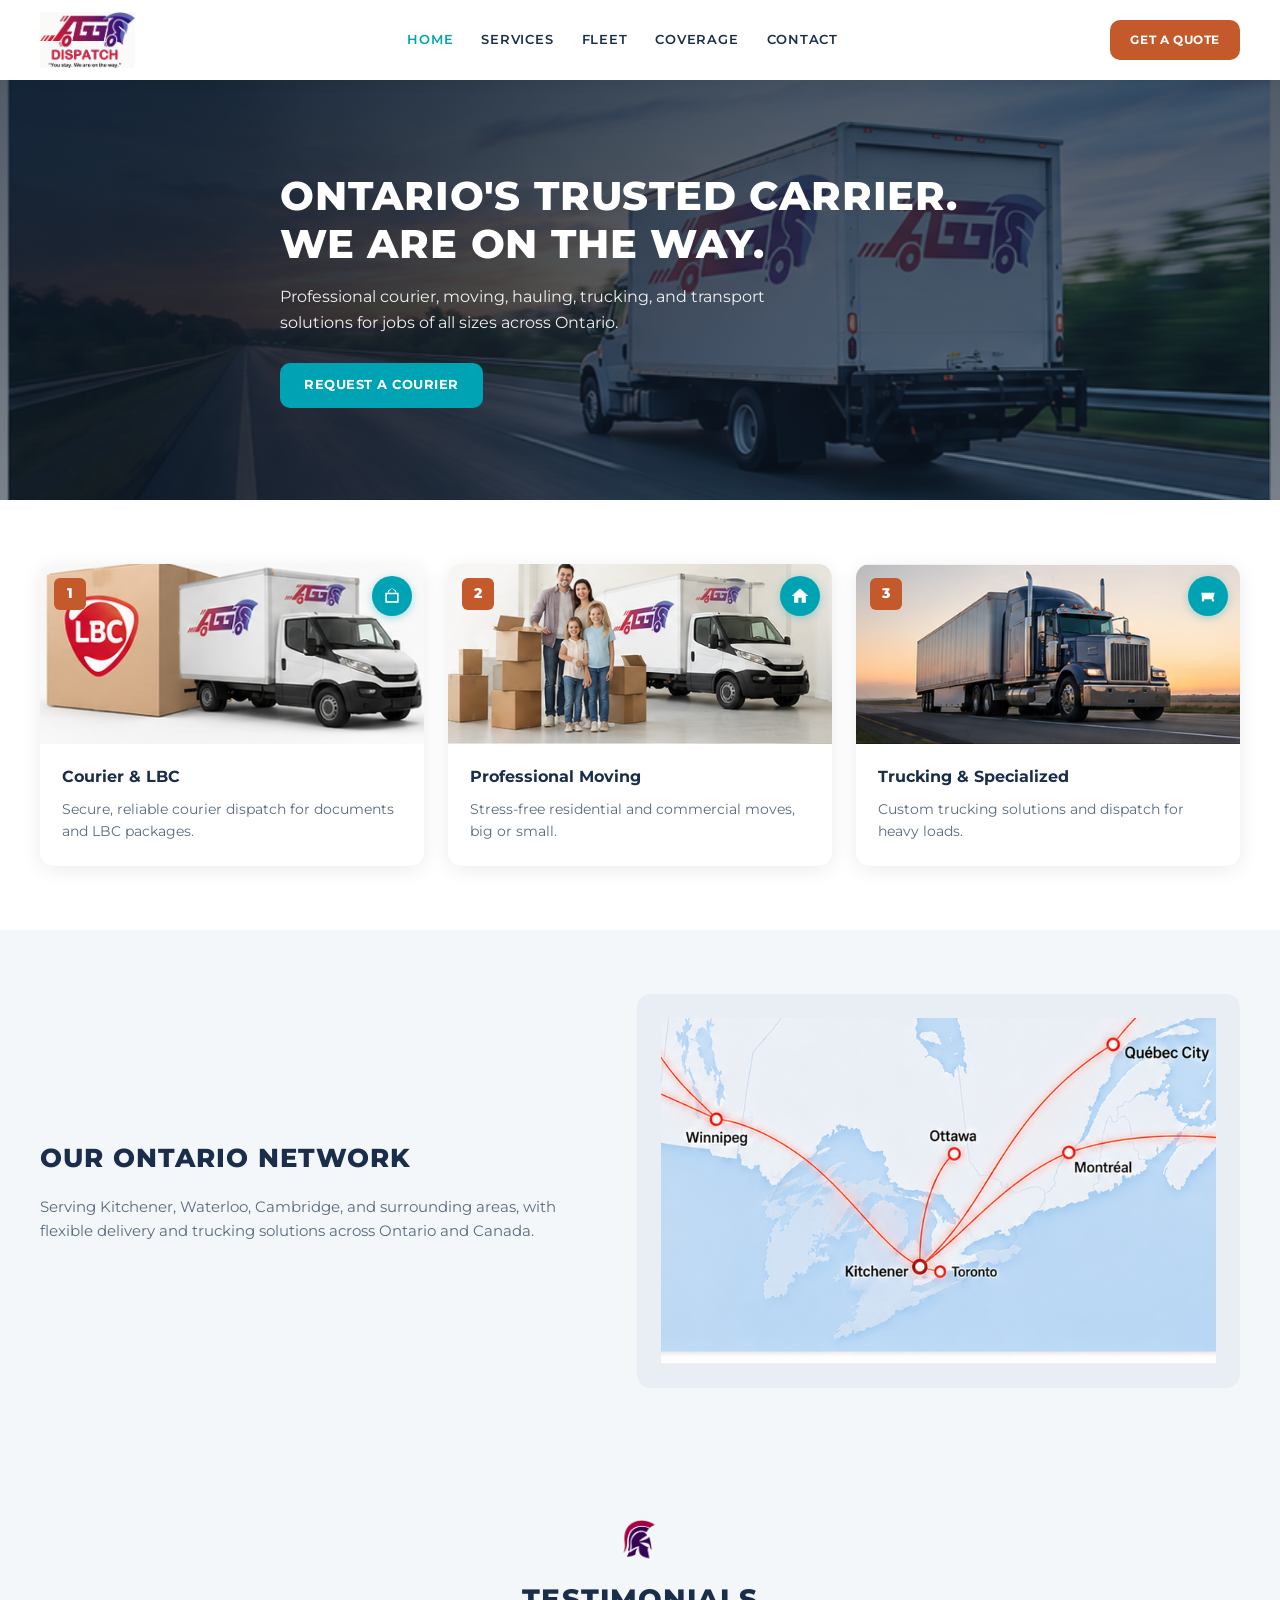
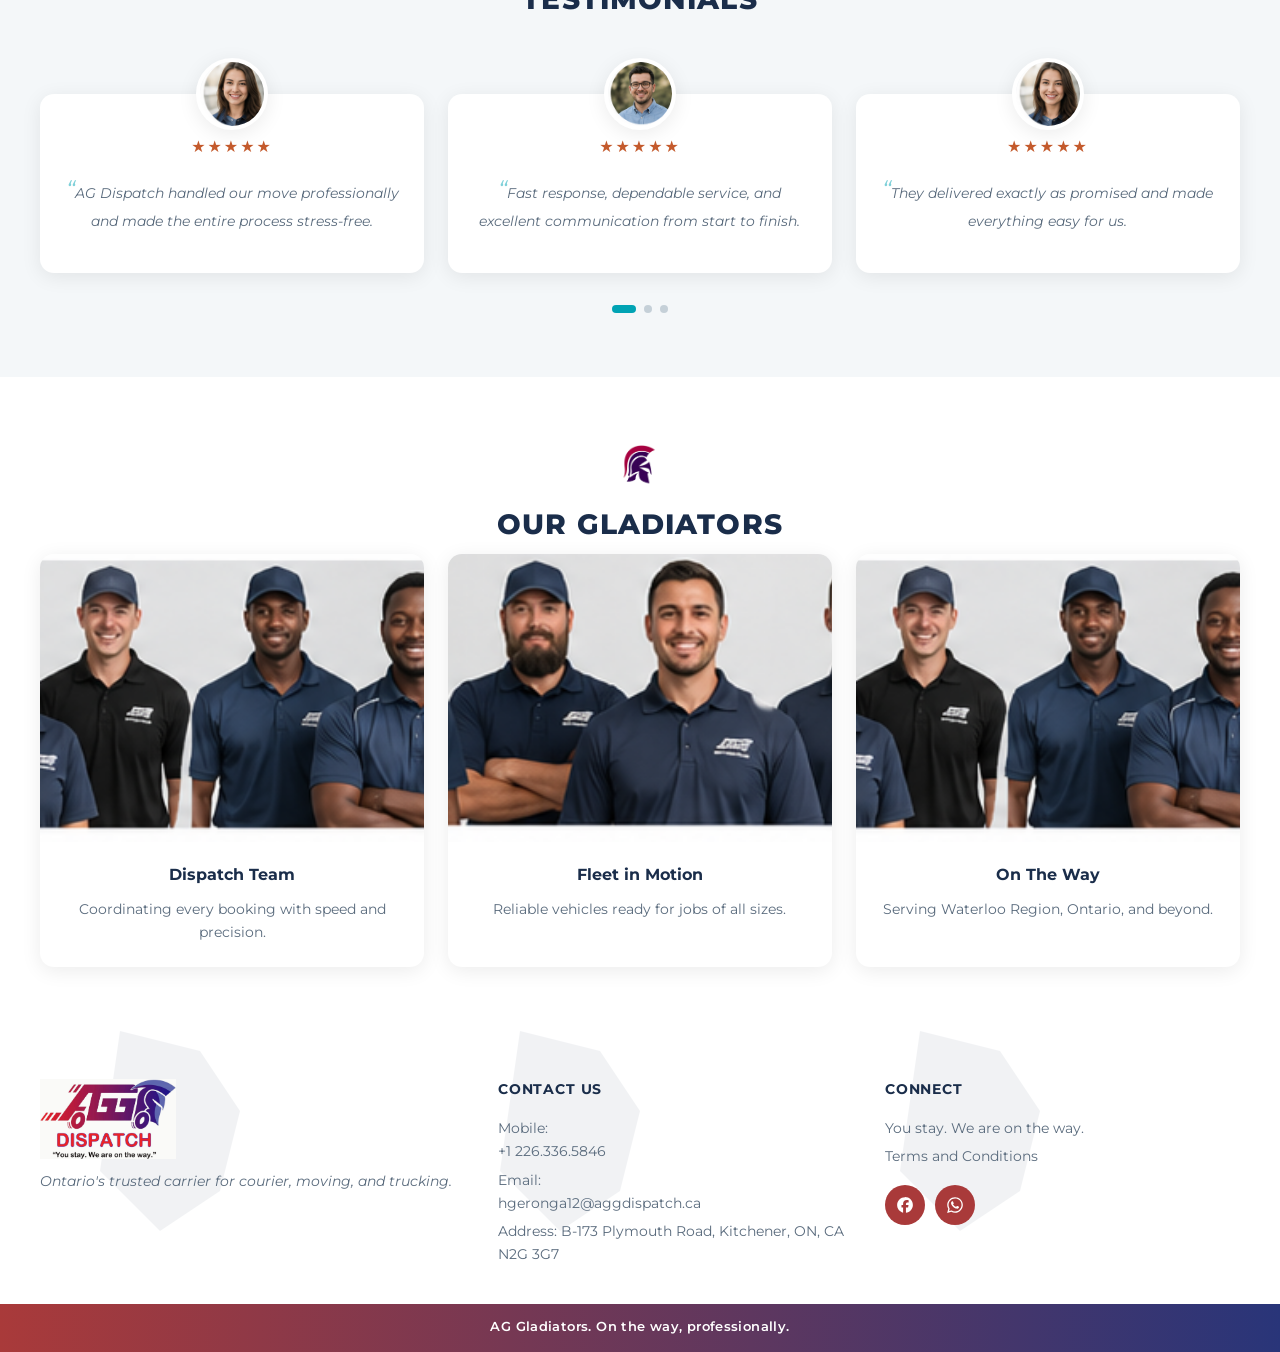
<file: index.html>
<!DOCTYPE html>
<html lang="en">
<head>
  <meta charset="UTF-8">
  <meta name="viewport" content="width=device-width, initial-scale=1.0">
  <meta name="description" content="AG Dispatch — Ontario's trusted carrier for courier, moving, LBC, and trucking services.">
  <title>AG Dispatch | Ontario's Trusted Carrier</title>
  <link rel="preconnect" href="https://fonts.googleapis.com">
  <link rel="preconnect" href="https://fonts.gstatic.com" crossorigin>
  <link href="https://fonts.googleapis.com/css2?family=Montserrat:wght@500;600;700;800&display=swap" rel="stylesheet">
  <link rel="stylesheet" href="css/styles.css">
</head>
<body data-page="home">
  <div id="site-header"></div>

  <main>
    <section class="hero">
      <div class="container hero-content">
        <h1>Ontario's Trusted Carrier.<br>We Are On The Way.</h1>
        <p>Professional courier, moving, hauling, trucking, and transport solutions for jobs of all sizes across Ontario.</p>
        <div class="hero-actions">
          <a href="https://forms.gle/B1yMb7YqDBog1eb78" class="btn btn-teal" data-quote="true" target="_blank" rel="noopener">Request a Courier</a>
          <!-- a href="https://forms.gle/B1yMb7YqDBog1eb78" class="btn btn-teal" data-quote="true" target="_blank" rel="noopener">Get a Quote</a -->
        </div>
      </div>
    </section>

    <section class="section">
      <div class="container">
        <div class="flex-grid">
          <article class="service-card">
            <span class="card-badge">1</span>
            <span class="card-icon-circle" aria-hidden="true">
              <svg viewBox="0 0 24 24"><path d="M20 8h-3V6l-5-4-5 4v2H4v12h16V8zm-8-5.5L16 7v1H8V7l4-4.5zM6 18V10h12v8H6z"/></svg>
            </span>
            <div class="card-image">
              <img src="assets/courier_lbc.png" alt="Courier and LBC delivery">
            </div>
            <div class="card-body">
              <h3>Courier &amp; LBC</h3>
              <p>Secure, reliable courier dispatch for documents and LBC packages.</p>
            </div>
          </article>

          <article class="service-card">
            <span class="card-badge">2</span>
            <span class="card-icon-circle" aria-hidden="true">
              <svg viewBox="0 0 24 24"><path d="M10 20v-6h4v6h5v-8h3L12 3 2 12h3v8h5z"/></svg>
            </span>
            <div class="card-image">
              <img src="assets/moving_family.png" alt="Professional moving">
            </div>
            <div class="card-body">
              <h3>Professional Moving</h3>
              <p>Stress-free residential and commercial moves, big or small.</p>
            </div>
          </article>

          <article class="service-card">
            <span class="card-badge">3</span>
            <span class="card-icon-circle" aria-hidden="true">
              <svg viewBox="0 0 24 24"><path d="M18 18.5a1.5 1.5 0 100-3 1.5 1.5 0 000 3zM6 18.5a1.5 1.5 0 100-3 1.5 1.5 0 000 3zM20 8h-3V6H7v2H4l1 8h13l2-8zM7 6h10v2H7V6z"/></svg>
            </span>
            <div class="card-image">
              <img src="assets/specialized_truck.png" alt="Trucking and specialized transport">
            </div>
            <div class="card-body">
              <h3>Trucking &amp; Specialized</h3>
              <p>Custom trucking solutions and dispatch for heavy loads.</p>
            </div>
          </article>
        </div>
      </div>
    </section>

    <section class="section section-alt">
      <div class="container network-split">
        <div class="network-copy">
          <h2>Our Ontario Network</h2>
          <p>Serving Kitchener, Waterloo, Cambridge, and surrounding areas, with flexible delivery and trucking solutions across Ontario and Canada.</p>
        </div>
        <div class="map-visual">
          <img src="assets/ontario_map.png" alt="Ontario service network map showing Kitchener, Toronto, Ottawa, and Sudbury">
        </div>
      </div>
    </section>

    <section class="section section-alt" id="testimonials">
      <div class="container">
        <div class="section-icon" aria-hidden="true">
          <img src="assets/gladiator_head.png" alt="" class="gladiator-icon">
        </div>
        <h2 class="section-title">Testimonials</h2>
        <div class="flex-grid flex-grid--testimonials">
          <article class="testimonial-card">
            <img class="testimonial-avatar" src="assets/testimonial_1.png" alt="">
            <div class="testimonial-stars" aria-label="5 stars">★★★★★</div>
            <p class="testimonial-quote">AG Dispatch handled our move professionally and made the entire process stress-free.</p>
          </article>
          <article class="testimonial-card">
            <img class="testimonial-avatar" src="assets/testimonial_2.png" alt="">
            <div class="testimonial-stars" aria-label="5 stars">★★★★★</div>
            <p class="testimonial-quote">Fast response, dependable service, and excellent communication from start to finish.</p>
          </article>
          <article class="testimonial-card">
            <img class="testimonial-avatar" src="assets/testimonial_1.png" alt="">
            <div class="testimonial-stars" aria-label="5 stars">★★★★★</div>
            <p class="testimonial-quote">They delivered exactly as promised and made everything easy for us.</p>
          </article>
        </div>
        <div class="carousel-dots" aria-hidden="true">
          <span class="active"></span><span></span><span></span>
        </div>
      </div>
    </section>

    <section class="section">
      <div class="container">
        <div class="section-icon" aria-hidden="true">
          <img src="assets/gladiator_head.png" alt="" class="gladiator-icon">
        </div>
        <h2 class="section-title">Our Gladiators</h2>
        <div class="flex-grid">
          <article class="gladiator-info-card">
            <div class="gladiator-card-image">
              <img src="assets/team_group_1.png" alt="AG Dispatch dispatch team">
            </div>
            <div class="gladiator-card-body">
              <h3>Dispatch Team</h3>
              <p>Coordinating every booking with speed and precision.</p>
            </div>
          </article>
          <article class="gladiator-info-card">
            <div class="gladiator-card-image">
              <img src="assets/team_group_2.png" alt="AG Dispatch fleet in motion">
            </div>
            <div class="gladiator-card-body">
              <h3>Fleet in Motion</h3>
              <p>Reliable vehicles ready for jobs of all sizes.</p>
            </div>
          </article>
          <article class="gladiator-info-card">
            <div class="gladiator-card-image">
              <img src="assets/team_group_1.png" alt="AG Dispatch team on the way">
            </div>
            <div class="gladiator-card-body">
              <h3>On The Way</h3>
              <p>Serving Waterloo Region, Ontario, and beyond.</p>
            </div>
          </article>
        </div>
      </div>
    </section>
  </main>

  <div id="site-footer"></div>
  <script src="js/main.js"></script>
</body>
</html>
</file>
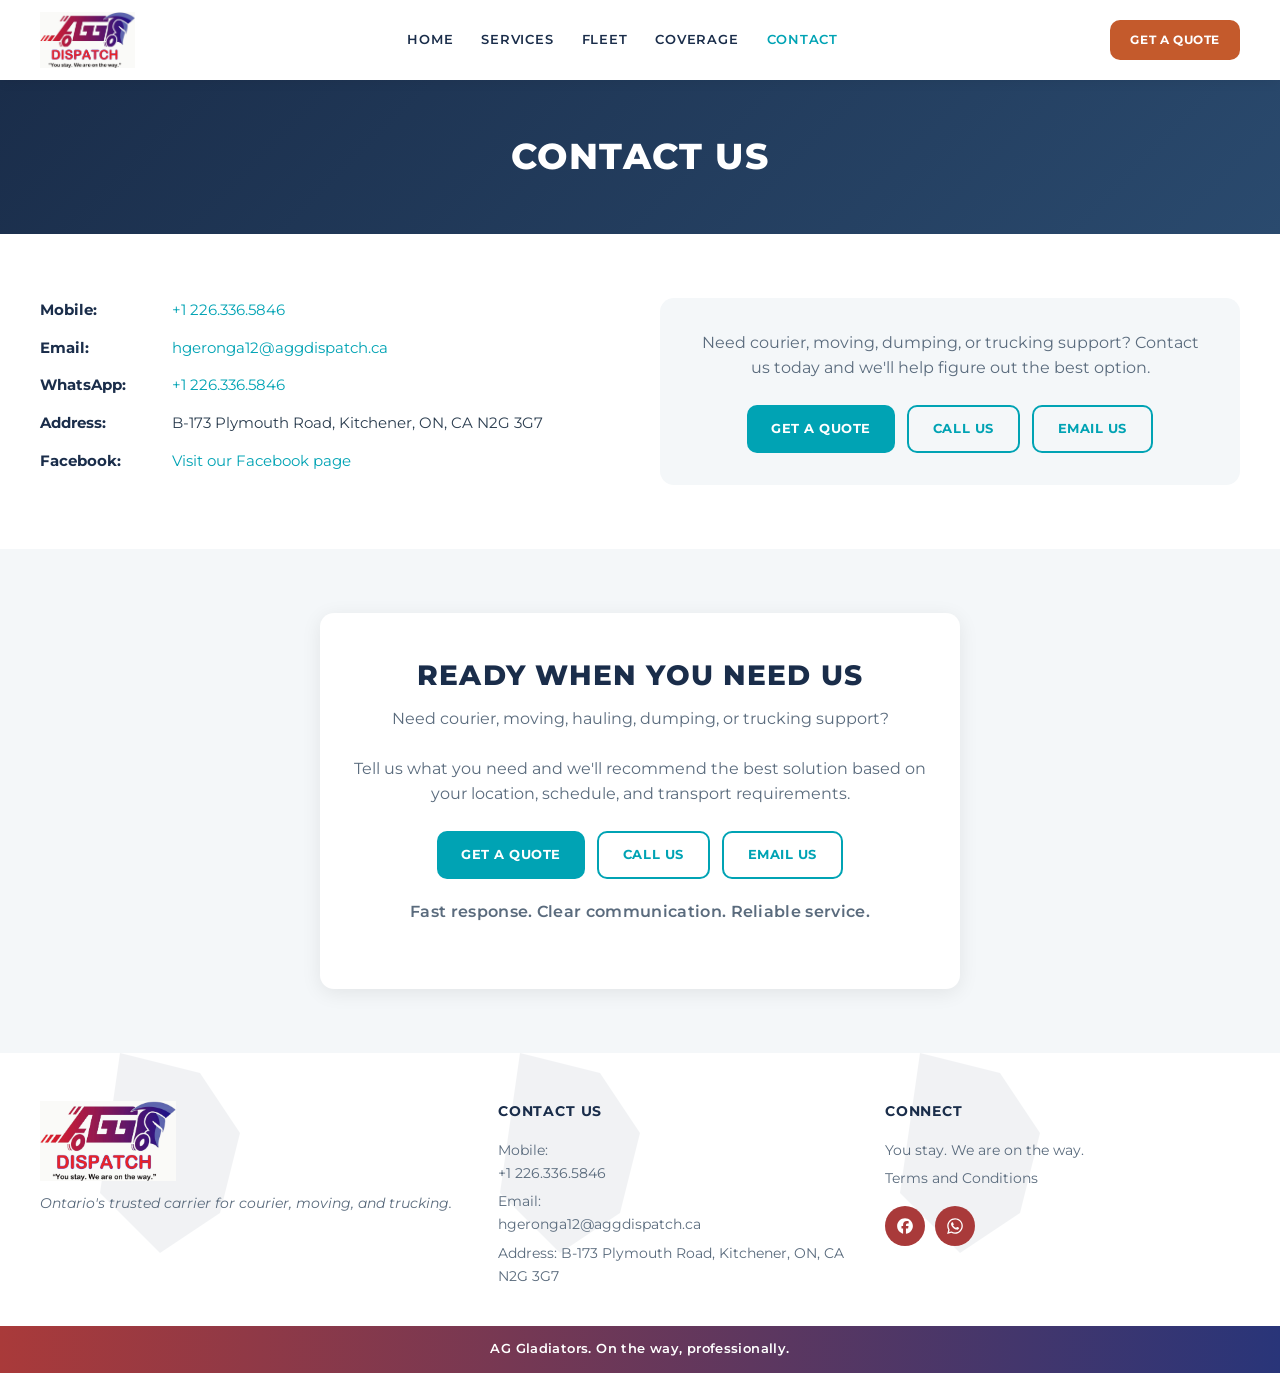
<file: contact.html>
<!DOCTYPE html>
<html lang="en">
<head>
  <meta charset="UTF-8">
  <meta name="viewport" content="width=device-width, initial-scale=1.0">
  <meta name="description" content="Contact AG Dispatch for courier, moving, dumping, and trucking support in Ontario.">
  <title>Contact | AG Dispatch</title>
  <link rel="preconnect" href="https://fonts.googleapis.com">
  <link rel="preconnect" href="https://fonts.gstatic.com" crossorigin>
  <link href="https://fonts.googleapis.com/css2?family=Montserrat:wght@500;600;700;800&display=swap" rel="stylesheet">
  <link rel="stylesheet" href="css/styles.css">
</head>
<body data-page="contact">
  <div id="site-header"></div>

  <main>
    <section class="page-hero">
      <div class="container">
        <h1>Contact Us</h1>
      </div>
    </section>

    <section class="section">
      <div class="container contact-grid">
        <div>
          <ul class="contact-list">
            <li><strong>Mobile:</strong> <a href="tel:+12263365846">+1 226.336.5846</a></li>
            <li><strong>Email:</strong> <a href="mailto:hgeronga12@aggdispatch.ca">hgeronga12@aggdispatch.ca</a></li>
            <li><strong>WhatsApp:</strong> <a href="https://wa.me/12263365846" target="_blank" rel="noopener">+1 226.336.5846</a></li>
            <li><strong>Address:</strong> <span>B-173 Plymouth Road, Kitchener, ON, CA N2G 3G7</span></li>
            <li><strong>Facebook:</strong> <a href="https://www.facebook.com/share/1c2nZ9ntgg" target="_blank" rel="noopener">Visit our Facebook page</a></li>
          </ul>
        </div>
        <div class="contact-cta">
          <p>Need courier, moving, dumping, or trucking support? Contact us today and we'll help figure out the best option.</p>
          <div class="btn-group">
            <a href="https://forms.gle/B1yMb7YqDBog1eb78" class="btn btn-teal" data-quote="true" target="_blank" rel="noopener">Get a Quote</a>
            <a href="tel:+12263365846" class="btn btn-outline">Call Us</a>
            <a href="mailto:hgeronga12@aggdispatch.ca" class="btn btn-outline">Email Us</a>
          </div>
        </div>
      </div>
    </section>

    <section class="section section-alt">
      <div class="container">
        <div class="cta-panel">
          <h2 class="section-title">Ready When You Need Us</h2>
          <p>Need courier, moving, hauling, dumping, or trucking support?</p>
          <p>Tell us what you need and we'll recommend the best solution based on your location, schedule, and transport requirements.</p>
          <div class="btn-group">
            <a href="https://forms.gle/B1yMb7YqDBog1eb78" class="btn btn-teal" data-quote="true" target="_blank" rel="noopener">Get a Quote</a>
            <a href="tel:+12263365846" class="btn btn-outline">Call Us</a>
            <a href="mailto:hgeronga12@aggdispatch.ca" class="btn btn-outline">Email Us</a>
          </div>
          <p class="trust-statement">Fast response. Clear communication. Reliable service.</p>
        </div>
      </div>
    </section>
  </main>

  <div id="site-footer"></div>
  <script src="js/main.js"></script>
</body>
</html>
</file>
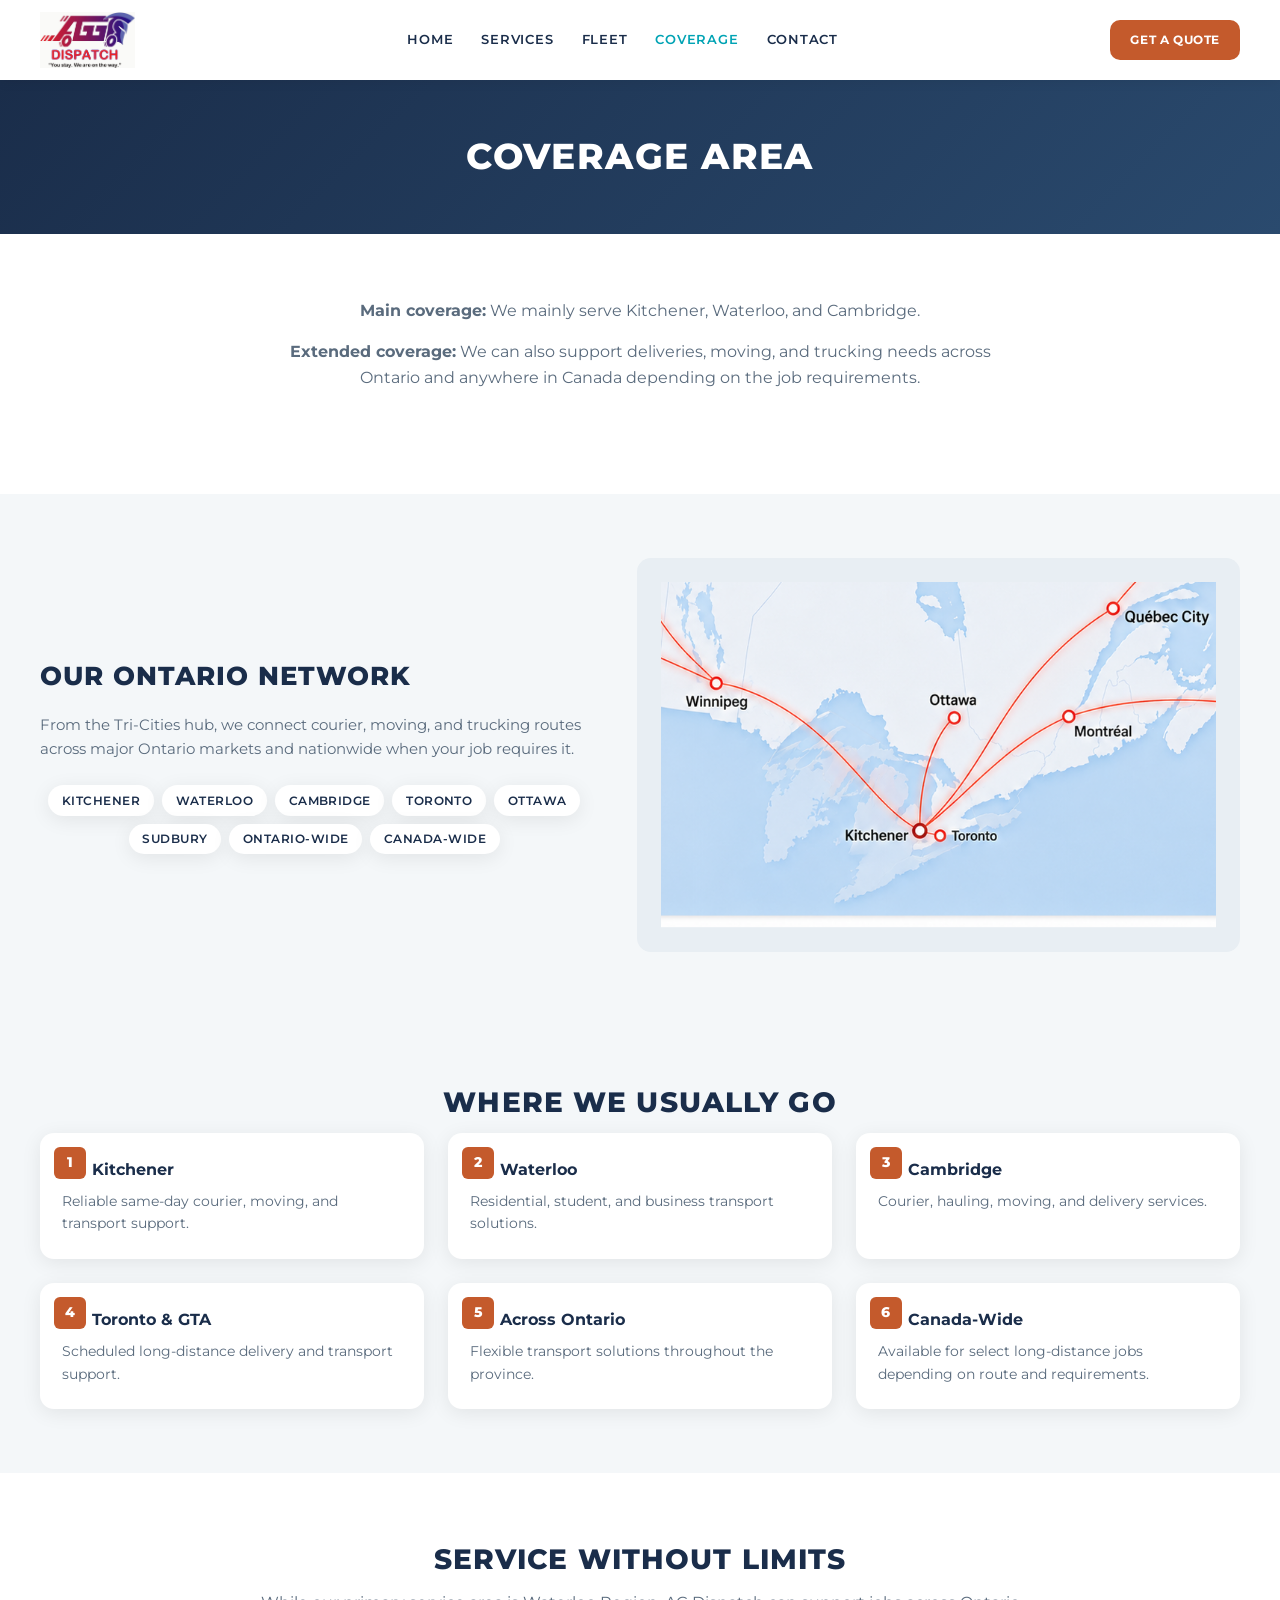
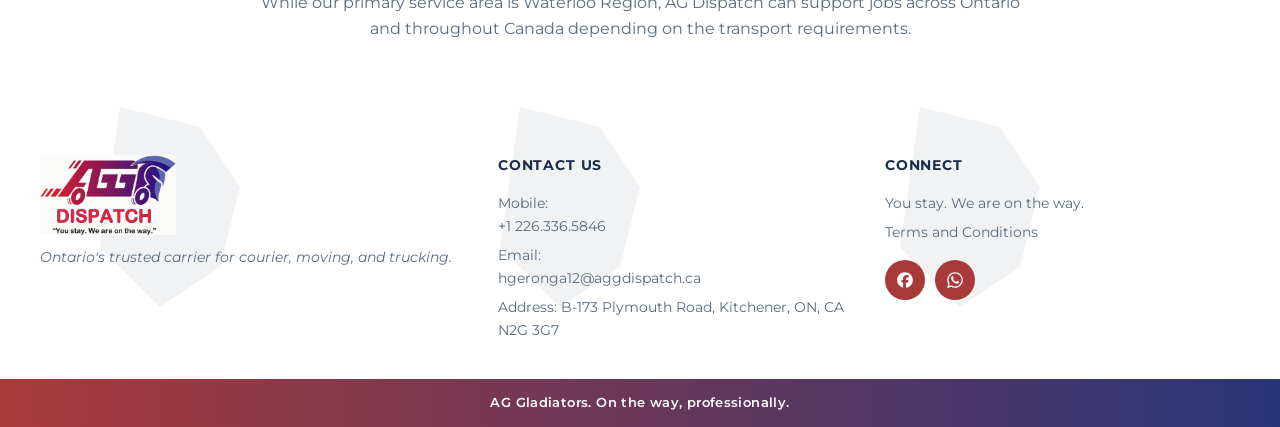
<file: coverage.html>
<!DOCTYPE html>
<html lang="en">
<head>
  <meta charset="UTF-8">
  <meta name="viewport" content="width=device-width, initial-scale=1.0">
  <meta name="description" content="AG Dispatch coverage — Kitchener, Waterloo, Cambridge, Ontario and Canada-wide.">
  <title>Coverage | AG Dispatch</title>
  <link rel="preconnect" href="https://fonts.googleapis.com">
  <link rel="preconnect" href="https://fonts.gstatic.com" crossorigin>
  <link href="https://fonts.googleapis.com/css2?family=Montserrat:wght@500;600;700;800&display=swap" rel="stylesheet">
  <link rel="stylesheet" href="css/styles.css">
</head>
<body data-page="coverage">
  <div id="site-header"></div>

  <main>
    <section class="page-hero">
      <div class="container">
        <h1>Coverage Area</h1>
      </div>
    </section>

    <section class="section">
      <div class="container coverage-text">
        <p><strong>Main coverage:</strong> We mainly serve Kitchener, Waterloo, and Cambridge.</p>
        <p><strong>Extended coverage:</strong> We can also support deliveries, moving, and trucking needs across Ontario and anywhere in Canada depending on the job requirements.</p>
      </div>
    </section>

    <section class="section section-alt">
      <div class="container network-split">
        <div class="network-copy">
          <h2>Our Ontario Network</h2>
          <p>From the Tri-Cities hub, we connect courier, moving, and trucking routes across major Ontario markets and nationwide when your job requires it.</p>
          <div class="coverage-labels">
            <span class="coverage-tag">Kitchener</span>
            <span class="coverage-tag">Waterloo</span>
            <span class="coverage-tag">Cambridge</span>
            <span class="coverage-tag">Toronto</span>
            <span class="coverage-tag">Ottawa</span>
            <span class="coverage-tag">Sudbury</span>
            <span class="coverage-tag">Ontario-wide</span>
            <span class="coverage-tag">Canada-wide</span>
          </div>
        </div>
        <div class="map-visual">
          <img src="assets/ontario_map.png" alt="Coverage map showing Kitchener, Waterloo, Cambridge, Toronto, Ottawa, Sudbury, and Canada-wide service">
        </div>
      </div>
    </section>

    <section class="section section-alt">
      <div class="container">
        <h2 class="section-title">Where We Usually Go</h2>
        <div class="flex-grid">
          <article class="coverage-area-card">
            <span class="card-badge">1</span>
            <h3>Kitchener</h3>
            <p>Reliable same-day courier, moving, and transport support.</p>
          </article>
          <article class="coverage-area-card">
            <span class="card-badge">2</span>
            <h3>Waterloo</h3>
            <p>Residential, student, and business transport solutions.</p>
          </article>
          <article class="coverage-area-card">
            <span class="card-badge">3</span>
            <h3>Cambridge</h3>
            <p>Courier, hauling, moving, and delivery services.</p>
          </article>
          <article class="coverage-area-card">
            <span class="card-badge">4</span>
            <h3>Toronto &amp; GTA</h3>
            <p>Scheduled long-distance delivery and transport support.</p>
          </article>
          <article class="coverage-area-card">
            <span class="card-badge">5</span>
            <h3>Across Ontario</h3>
            <p>Flexible transport solutions throughout the province.</p>
          </article>
          <article class="coverage-area-card">
            <span class="card-badge">6</span>
            <h3>Canada-Wide</h3>
            <p>Available for select long-distance jobs depending on route and requirements.</p>
          </article>
        </div>
      </div>
    </section>

    <section class="section">
      <div class="container page-intro-block">
        <h2 class="section-title">Service Without Limits</h2>
        <p>While our primary service area is Waterloo Region, AG Dispatch can support jobs across Ontario and throughout Canada depending on the transport requirements.</p>
      </div>
    </section>
  </main>

  <div id="site-footer"></div>
  <script src="js/main.js"></script>
</body>
</html>
</file>
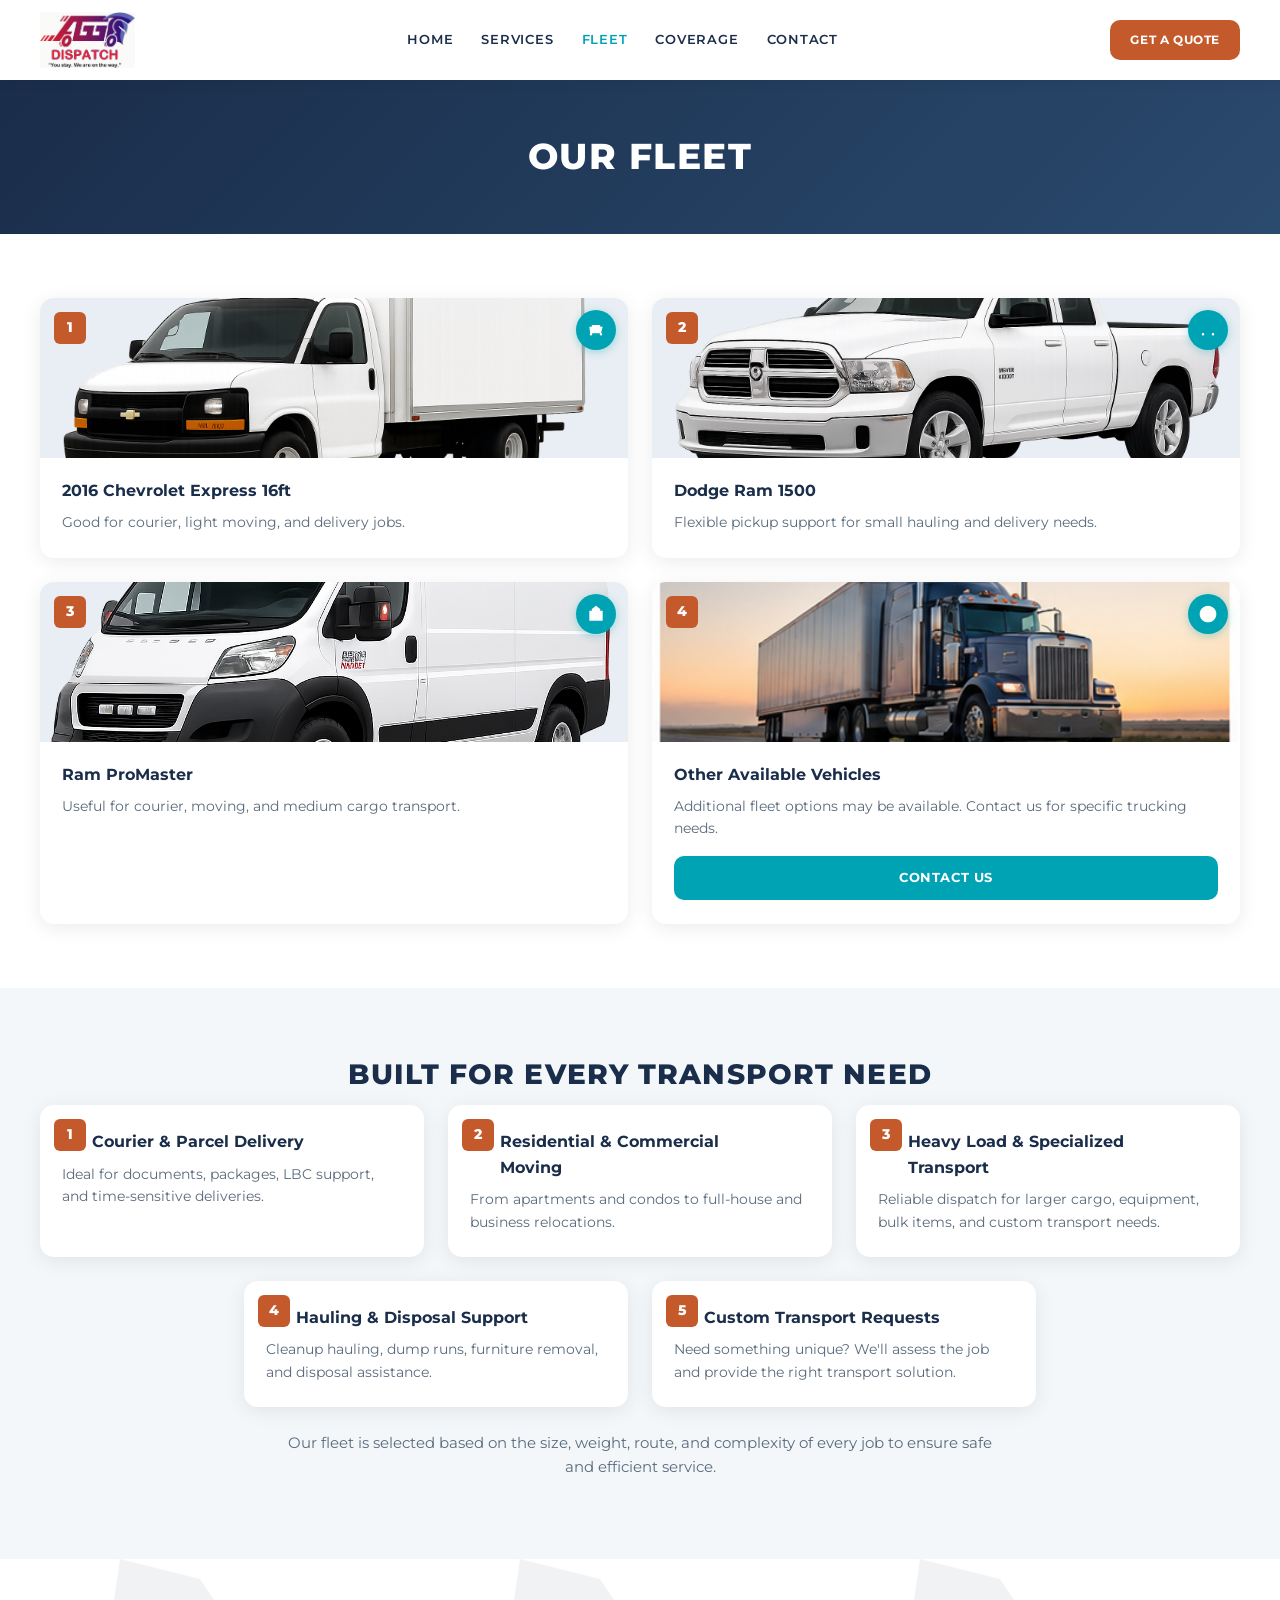
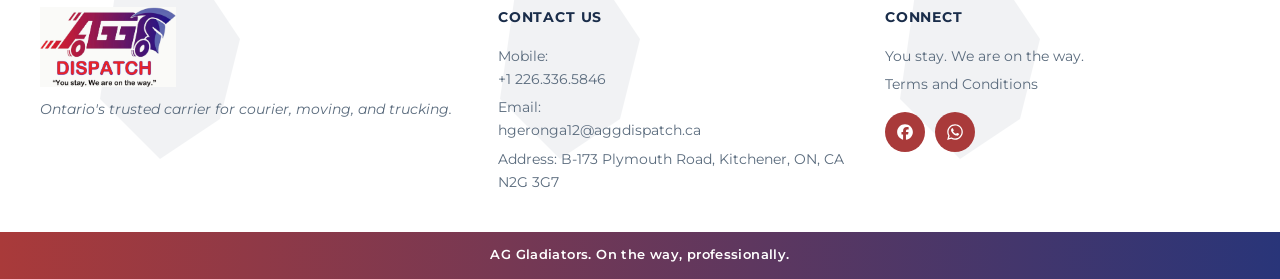
<file: fleet.html>
<!DOCTYPE html>
<html lang="en">
<head>
  <meta charset="UTF-8">
  <meta name="viewport" content="width=device-width, initial-scale=1.0">
  <meta name="description" content="AG Dispatch fleet — vans and trucks for courier, moving, and delivery across Ontario.">
  <title>Fleet | AG Dispatch</title>
  <link rel="preconnect" href="https://fonts.googleapis.com">
  <link rel="preconnect" href="https://fonts.gstatic.com" crossorigin>
  <link href="https://fonts.googleapis.com/css2?family=Montserrat:wght@500;600;700;800&display=swap" rel="stylesheet">
  <link rel="stylesheet" href="css/styles.css">
</head>
<body data-page="fleet">
  <div id="site-header"></div>

  <main>
    <section class="page-hero">
      <div class="container">
        <h1>Our Fleet</h1>
      </div>
    </section>

    <section class="section">
      <div class="container">
        <div class="flex-grid flex-grid--2">
          <article class="service-card fleet-card">
            <span class="card-badge">1</span> 
            <span class="card-icon-circle" aria-hidden="true">
              <svg viewBox="0 0 24 24"><path d="M18 18.5a1.5 1.5 0 100-3 1.5 1.5 0 000 3zM6 18.5a1.5 1.5 0 100-3 1.5 1.5 0 000 3zM20 8h-3V6H7v2H4l1 8h13l2-8z" fill="#fff"/></svg>
            </span>
            <div class="card-image">
              <img src="assets/chevrolet express.png" alt="2016 Chevrolet Express 16ft">
            </div>
            <div class="card-body">
              <h3>2016 Chevrolet Express 16ft</h3>
              <p>Good for courier, light moving, and delivery jobs.</p>
            </div>
          </article>

          <article class="service-card fleet-card">
            <span class="card-badge">2</span>
            <span class="card-icon-circle" aria-hidden="true">
              <svg viewBox="0 0 24 24"><path d="M18 18.5a1.5 1.5 0 100-3 1.5 1.5 0 000 3zM6 18.5a1.5 1.5 0 100-3 1.5 1.5 0 000 3z" fill="#fff"/></svg>
            </span>
            <div class="card-image">
              <img src="assets/ram 1500.png" alt="Dodge Ram 1500">
            </div>
            <div class="card-body">
              <h3>Dodge Ram 1500</h3>
              <p>Flexible pickup support for small hauling and delivery needs.</p>
            </div>
          </article>

          <article class="service-card fleet-card">
            <span class="card-badge">3</span>
            <span class="card-icon-circle" aria-hidden="true">
              <svg viewBox="0 0 24 24"><path d="M20 8h-3V6l-5-4-5 4v2H4v12h16V8z" fill="#fff"/></svg>
            </span>
            <div class="card-image">
              <img src="assets/ram promaster.png" alt="Ram ProMaster">
            </div>
            <div class="card-body">
              <h3>Ram ProMaster</h3>
              <p>Useful for courier, moving, and medium cargo transport.</p>
            </div>
          </article>

          <article class="service-card fleet-card">
            <span class="card-badge">4</span>
            <span class="card-icon-circle" aria-hidden="true">
              <svg viewBox="0 0 24 24"><path d="M12 2C6.48 2 2 6.48 2 12s4.48 10 10 10 10-4.48 10-10S17.52 2 12 2z" fill="#fff"/></svg>
            </span>
            <div class="card-image">
              <img src="assets/specialized_truck.png" alt="Other available vehicles">
            </div>
            <div class="card-body">
              <h3>Other Available Vehicles</h3>
              <p>Additional fleet options may be available. Contact us for specific trucking needs.</p>
              <a href="contact.html" class="btn btn-teal">Contact Us</a>
            </div>
          </article>
        </div>
      </div>
    </section>

    <section class="section section-alt">
      <div class="container">
        <h2 class="section-title">Built for Every Transport Need</h2>
        <div class="flex-grid">
          <article class="info-card">
            <span class="card-badge">1</span>
            <h3>Courier &amp; Parcel Delivery</h3>
            <p>Ideal for documents, packages, LBC support, and time-sensitive deliveries.</p>
          </article>
          <article class="info-card">
            <span class="card-badge">2</span>
            <h3>Residential &amp; Commercial Moving</h3>
            <p>From apartments and condos to full-house and business relocations.</p>
          </article>
          <article class="info-card">
            <span class="card-badge">3</span>
            <h3>Heavy Load &amp; Specialized Transport</h3>
            <p>Reliable dispatch for larger cargo, equipment, bulk items, and custom transport needs.</p>
          </article>
          <article class="info-card">
            <span class="card-badge">4</span>
            <h3>Hauling &amp; Disposal Support</h3>
            <p>Cleanup hauling, dump runs, furniture removal, and disposal assistance.</p>
          </article>
          <article class="info-card">
            <span class="card-badge">5</span>
            <h3>Custom Transport Requests</h3>
            <p>Need something unique? We'll assess the job and provide the right transport solution.</p>
          </article>
        </div>
        <p class="section-support">Our fleet is selected based on the size, weight, route, and complexity of every job to ensure safe and efficient service.</p>
      </div>
    </section>
  </main>

  <div id="site-footer"></div>
  <script src="js/main.js"></script>
</body>
</html>
</file>
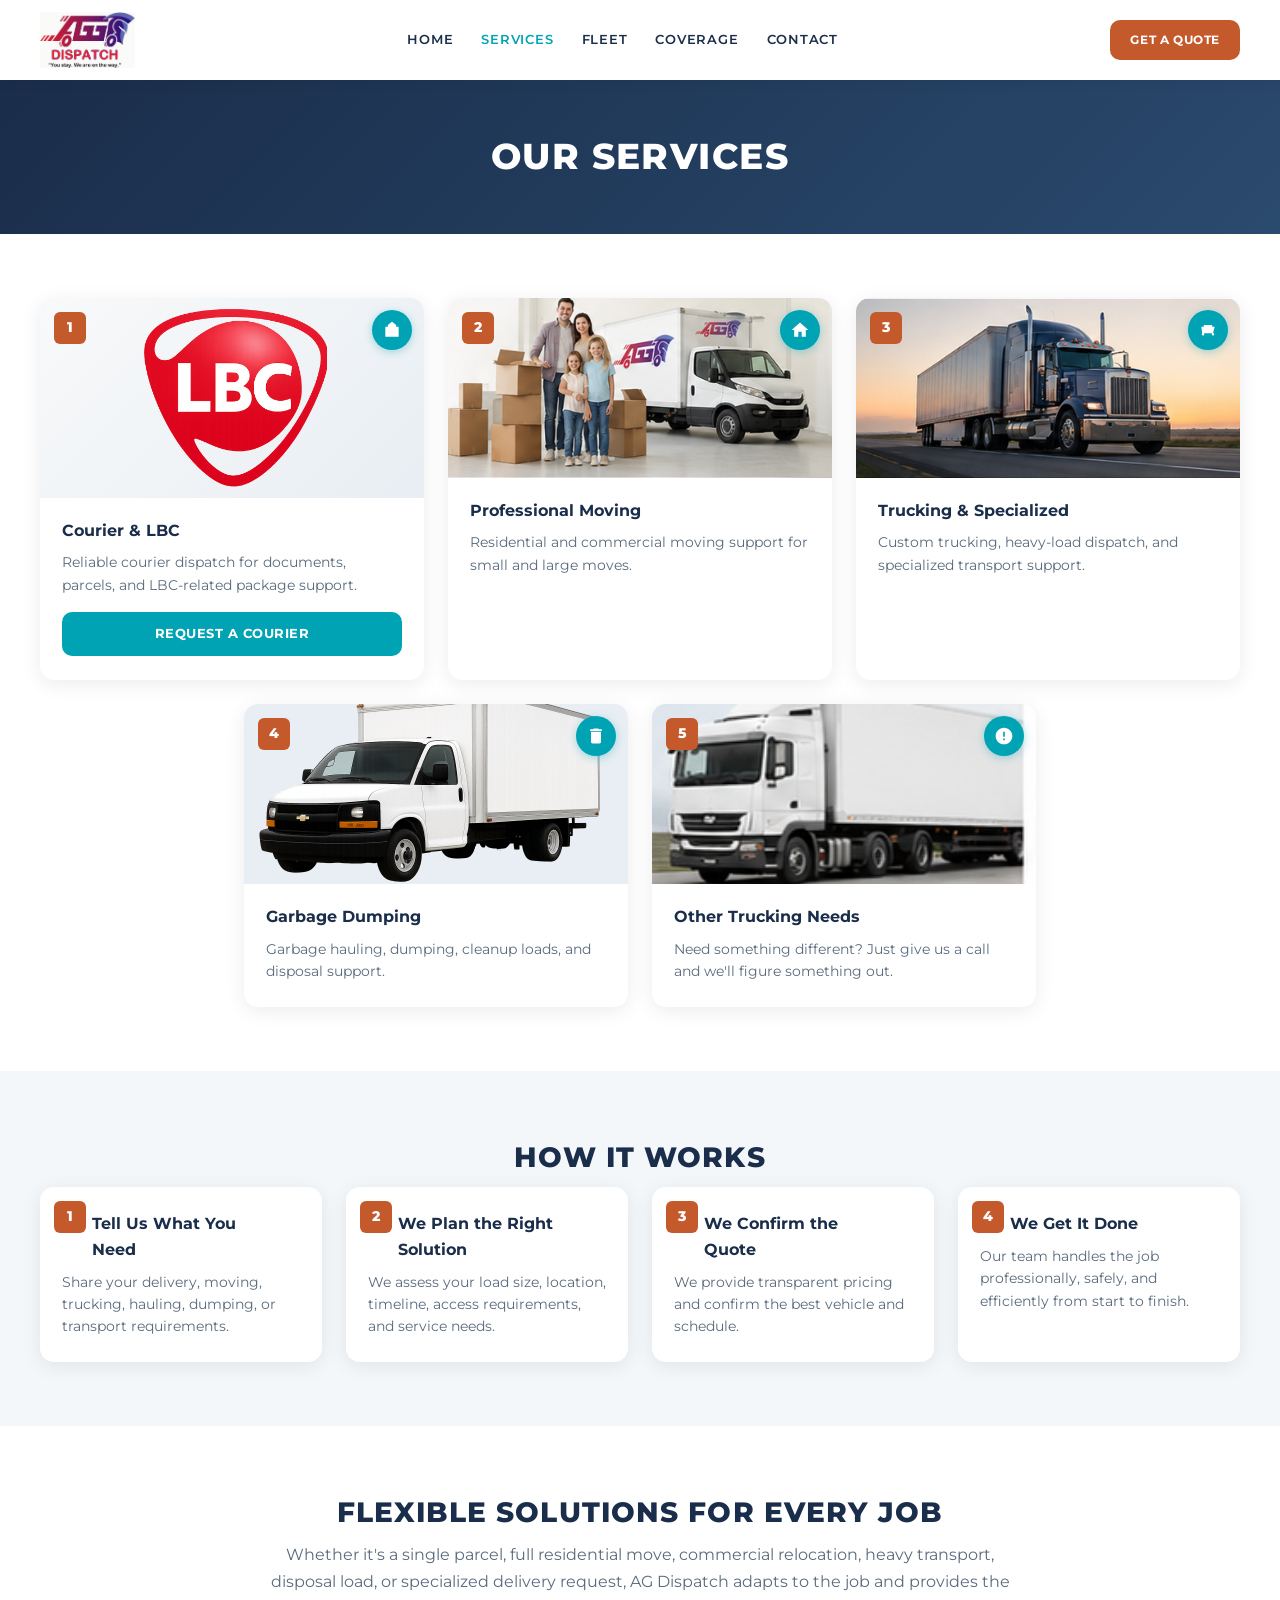
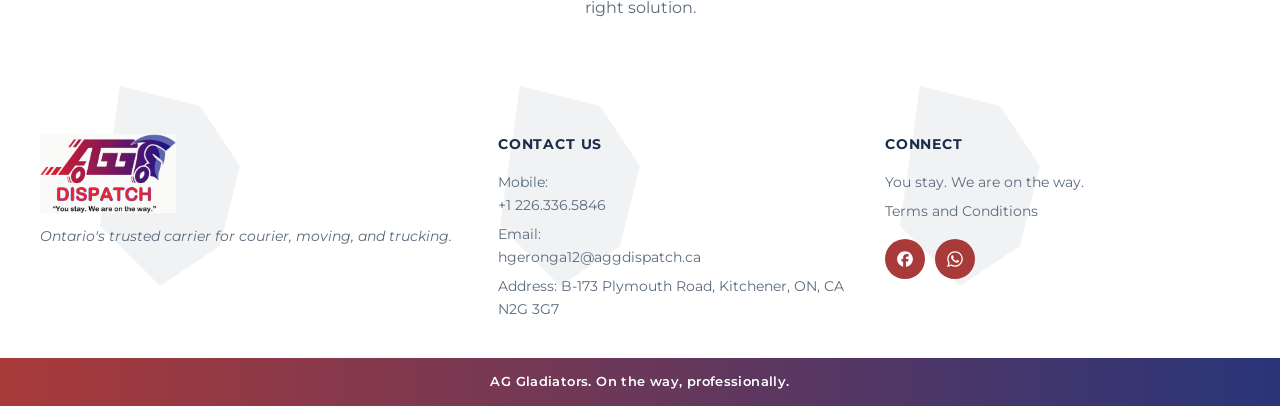
<file: services.html>
<!DOCTYPE html>
<html lang="en">
<head>
  <meta charset="UTF-8">
  <meta name="viewport" content="width=device-width, initial-scale=1.0">
  <meta name="description" content="AG Dispatch services — courier, moving, trucking, and more across Ontario.">
  <title>Services | AG Dispatch</title>
  <link rel="preconnect" href="https://fonts.googleapis.com">
  <link rel="preconnect" href="https://fonts.gstatic.com" crossorigin>
  <link href="https://fonts.googleapis.com/css2?family=Montserrat:wght@500;600;700;800&display=swap" rel="stylesheet">
  <link rel="stylesheet" href="css/styles.css">
</head>
<body data-page="services">
  <div id="site-header"></div>

  <main>
    <section class="page-hero">
      <div class="container">
        <h1>Our Services</h1>
      </div>
    </section>

    <section class="section">
      <div class="container">
        <div class="flex-grid">
          <article class="service-card service-card-featured">
            <span class="card-badge">1</span>
            <span class="card-icon-circle" aria-hidden="true">
              <svg viewBox="0 0 24 24"><path d="M20 8h-3V6l-5-4-5 4v2H4v12h16V8z" fill="#fff"/></svg>
            </span>
            <div class="card-image card-image-lbc">
              <img src="assets/lbc_logo.png" alt="LBC courier partner logo" class="lbc-logo-img">
            </div>
            <div class="card-body">
              <h3>Courier &amp; LBC</h3>
              <p>Reliable courier dispatch for documents, parcels, and LBC-related package support.</p>
              <a href="https://forms.gle/B1yMb7YqDBog1eb78" class="btn btn-teal" data-quote="true" target="_blank" rel="noopener">Request a Courier</a>
            </div>
          </article>

          <article class="service-card">
            <span class="card-badge">2</span>
            <span class="card-icon-circle" aria-hidden="true">
              <svg viewBox="0 0 24 24"><path d="M10 20v-6h4v6h5v-8h3L12 3 2 12h3v8h5z" fill="#fff"/></svg>
            </span>
            <div class="card-image">
              <img src="assets/moving_family.png" alt="Professional moving">
            </div>
            <div class="card-body">
              <h3>Professional Moving</h3>
              <p>Residential and commercial moving support for small and large moves.</p>
            </div>
          </article>

          <article class="service-card">
            <span class="card-badge">3</span>
            <span class="card-icon-circle" aria-hidden="true">
              <svg viewBox="0 0 24 24"><path d="M18 18.5a1.5 1.5 0 100-3 1.5 1.5 0 000 3zM6 18.5a1.5 1.5 0 100-3 1.5 1.5 0 000 3zM20 8h-3V6H7v2H4l1 8h13l2-8z" fill="#fff"/></svg>
            </span>
            <div class="card-image">
              <img src="assets/specialized_truck.png" alt="Trucking and specialized transport">
            </div>
            <div class="card-body">
              <h3>Trucking &amp; Specialized</h3>
              <p>Custom trucking, heavy-load dispatch, and specialized transport support.</p>
            </div>
          </article>

          <article class="service-card">
            <span class="card-badge">4</span>
            <span class="card-icon-circle" aria-hidden="true">
              <svg viewBox="0 0 24 24"><path d="M6 19c0 1.1.9 2 2 2h8c1.1 0 2-.9 2-2V7H6v12zM19 4h-3.5l-1-1h-5l-1 1H5v2h14V4z" fill="#fff"/></svg>
            </span>
            <div class="card-image">
              <img src="assets/chevrolet express.png" alt="Garbage dumping and hauling">
            </div>
            <div class="card-body">
              <h3>Garbage Dumping</h3>
              <p>Garbage hauling, dumping, cleanup loads, and disposal support.</p>
            </div>
          </article>

          <article class="service-card">
            <span class="card-badge">5</span>
            <span class="card-icon-circle" aria-hidden="true">
              <svg viewBox="0 0 24 24"><path d="M12 2C6.48 2 2 6.48 2 12s4.48 10 10 10 10-4.48 10-10S17.52 2 12 2zm1 15h-2v-2h2v2zm0-4h-2V7h2v6z" fill="#fff"/></svg>
            </span>
            <div class="card-image">
              <img src="assets/semi_white.png" alt="Other trucking needs">
            </div>
            <div class="card-body">
              <h3>Other Trucking Needs</h3>
              <p>Need something different? Just give us a call and we'll figure something out.</p>
            </div>
          </article>
        </div>
      </div>
    </section>

    <section class="section section-alt">
      <div class="container">
        <h2 class="section-title">How It Works</h2>
        <div class="flex-grid flex-grid--4">
          <article class="process-card">
            <span class="card-badge">1</span>
            <h3>Tell Us What You Need</h3>
            <p>Share your delivery, moving, trucking, hauling, dumping, or transport requirements.</p>
          </article>
          <article class="process-card">
            <span class="card-badge">2</span>
            <h3>We Plan the Right Solution</h3>
            <p>We assess your load size, location, timeline, access requirements, and service needs.</p>
          </article>
          <article class="process-card">
            <span class="card-badge">3</span>
            <h3>We Confirm the Quote</h3>
            <p>We provide transparent pricing and confirm the best vehicle and schedule.</p>
          </article>
          <article class="process-card">
            <span class="card-badge">4</span>
            <h3>We Get It Done</h3>
            <p>Our team handles the job professionally, safely, and efficiently from start to finish.</p>
          </article>
        </div>
      </div>
    </section>

    <section class="section">
      <div class="container page-intro-block">
        <h2 class="section-title">Flexible Solutions for Every Job</h2>
        <p>Whether it's a single parcel, full residential move, commercial relocation, heavy transport, disposal load, or specialized delivery request, AG Dispatch adapts to the job and provides the right solution.</p>
      </div>
    </section>
  </main>

  <div id="site-footer"></div>
  <script src="js/main.js"></script>
</body>
</html>
</file>
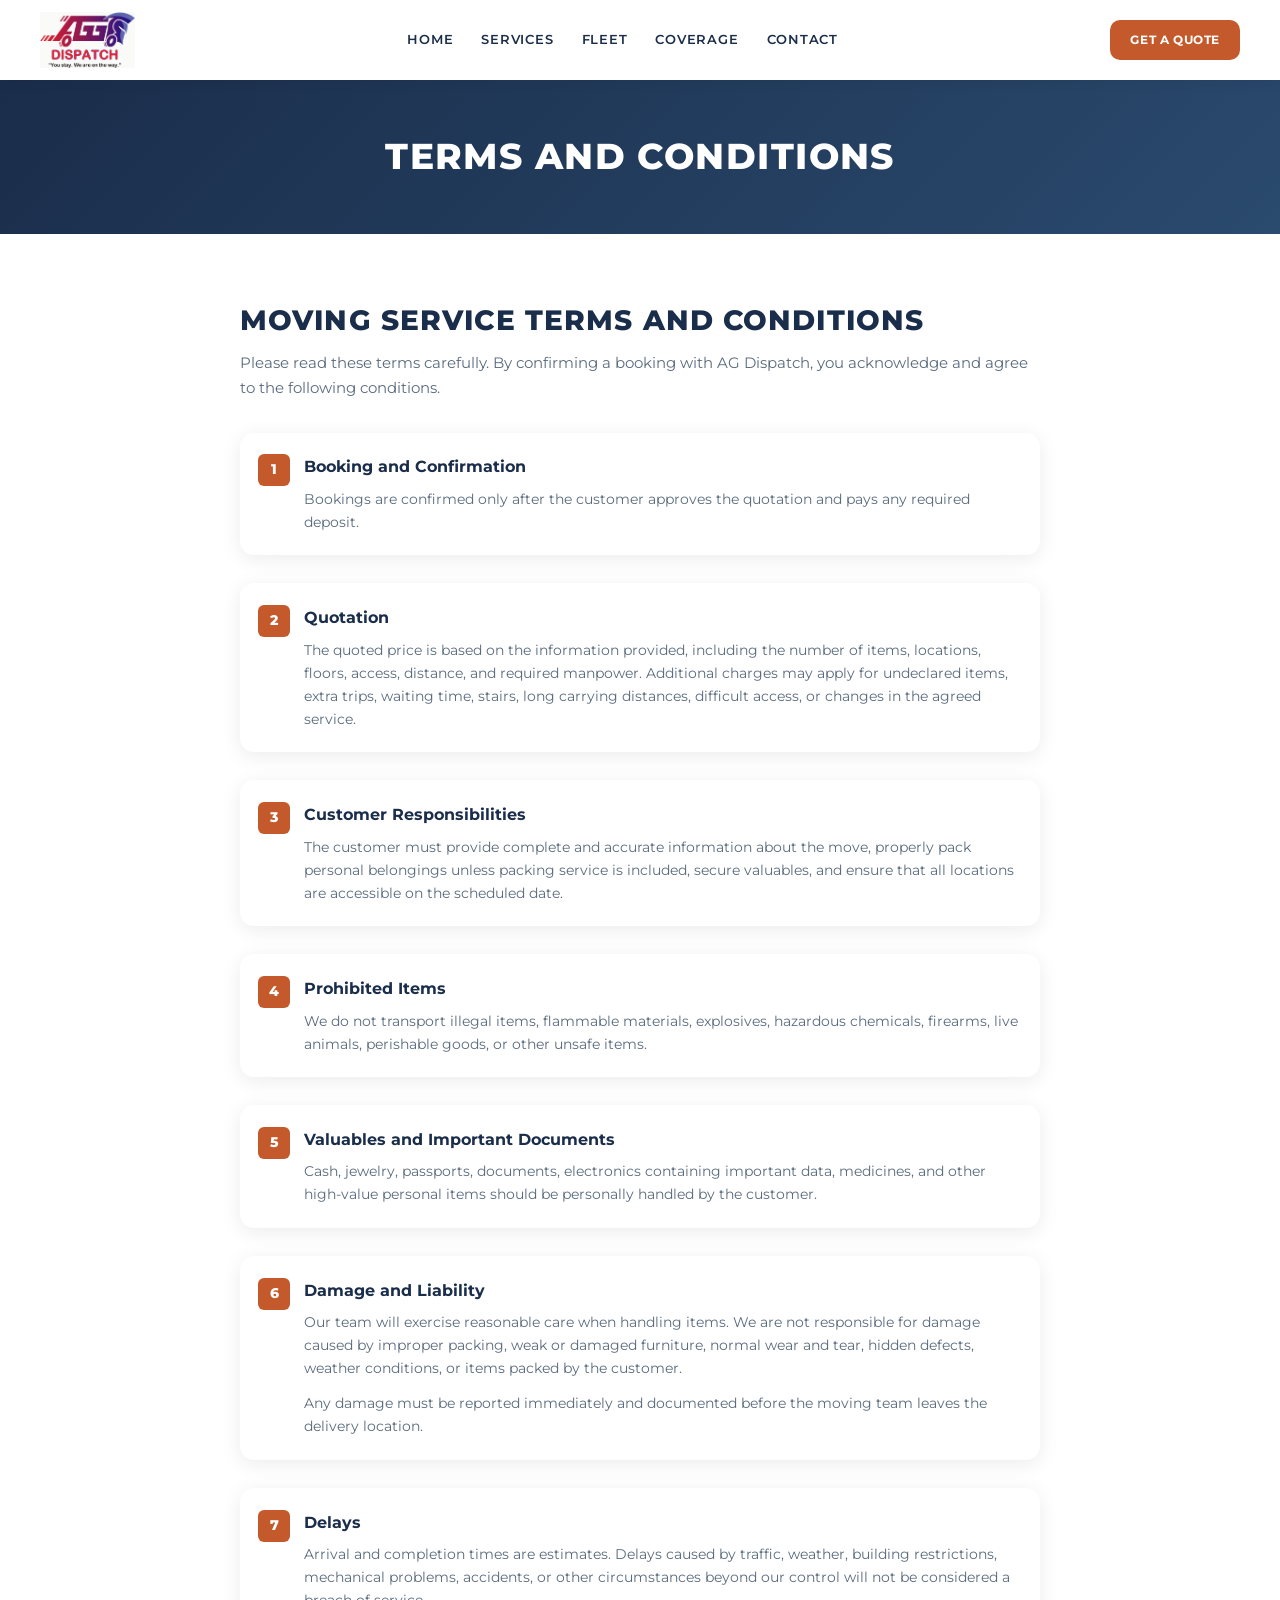
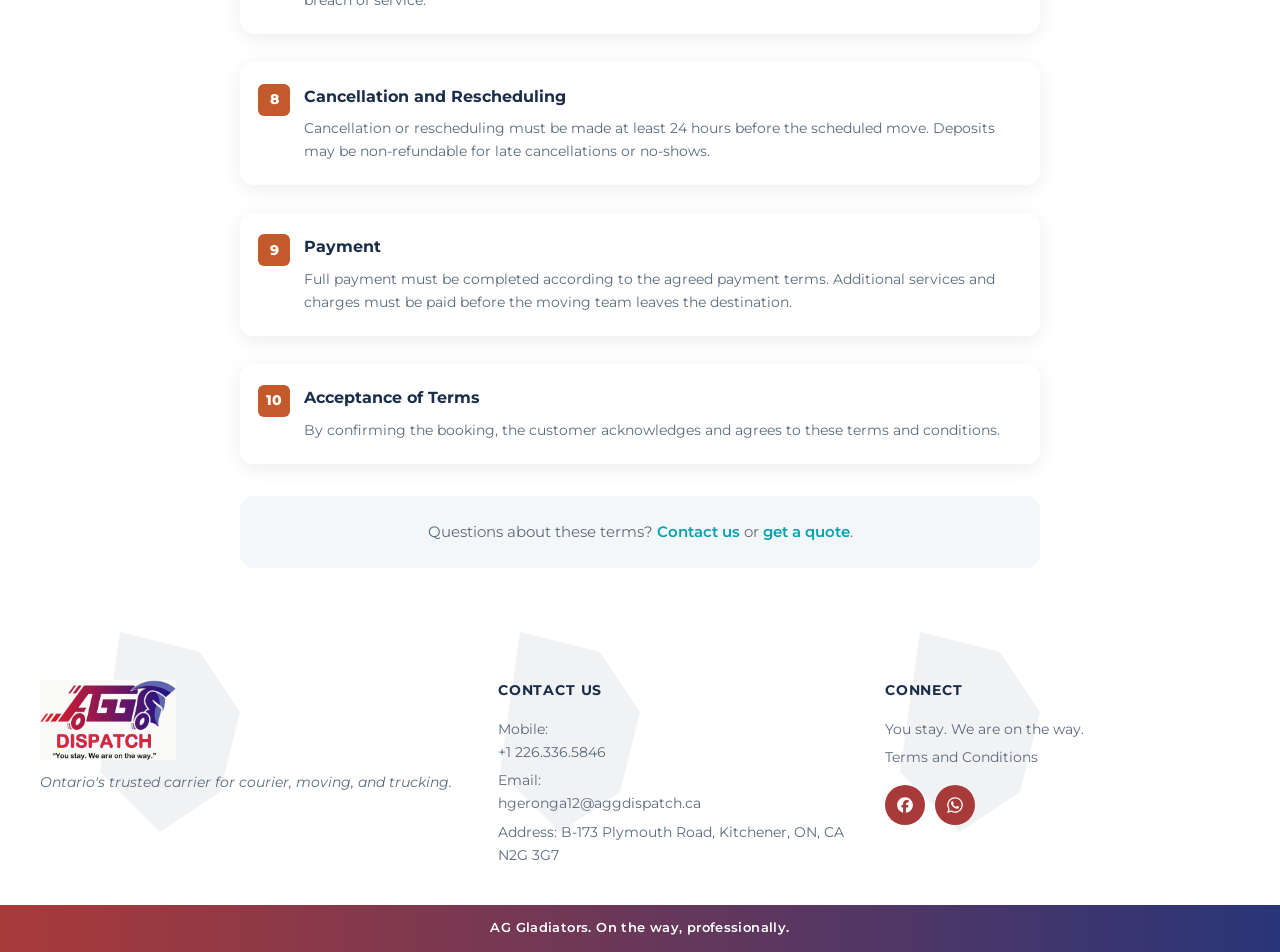
<file: terms.html>
<!DOCTYPE html>
<html lang="en">
<head>
  <meta charset="UTF-8">
  <meta name="viewport" content="width=device-width, initial-scale=1.0">
  <meta name="description" content="AG Dispatch moving service terms and conditions.">
  <title>Terms and Conditions | AG Dispatch</title>
  <link rel="preconnect" href="https://fonts.googleapis.com">
  <link rel="preconnect" href="https://fonts.gstatic.com" crossorigin>
  <link href="https://fonts.googleapis.com/css2?family=Montserrat:wght@500;600;700;800&display=swap" rel="stylesheet">
  <link rel="stylesheet" href="css/styles.css">
</head>
<body data-page="terms">
  <div id="site-header"></div>

  <main>
    <section class="page-hero">
      <div class="container">
        <h1>Terms and Conditions</h1>
      </div>
    </section>

    <section class="section">
      <div class="container terms-content">
        <h2 class="section-title section-title-left">Moving Service Terms and Conditions</h2>
        <p class="terms-intro">Please read these terms carefully. By confirming a booking with AG Dispatch, you acknowledge and agree to the following conditions.</p>

        <ol class="terms-list">
          <li>
            <h3>Booking and Confirmation</h3>
            <p>Bookings are confirmed only after the customer approves the quotation and pays any required deposit.</p>
          </li>
          <li>
            <h3>Quotation</h3>
            <p>The quoted price is based on the information provided, including the number of items, locations, floors, access, distance, and required manpower. Additional charges may apply for undeclared items, extra trips, waiting time, stairs, long carrying distances, difficult access, or changes in the agreed service.</p>
          </li>
          <li>
            <h3>Customer Responsibilities</h3>
            <p>The customer must provide complete and accurate information about the move, properly pack personal belongings unless packing service is included, secure valuables, and ensure that all locations are accessible on the scheduled date.</p>
          </li>
          <li>
            <h3>Prohibited Items</h3>
            <p>We do not transport illegal items, flammable materials, explosives, hazardous chemicals, firearms, live animals, perishable goods, or other unsafe items.</p>
          </li>
          <li>
            <h3>Valuables and Important Documents</h3>
            <p>Cash, jewelry, passports, documents, electronics containing important data, medicines, and other high-value personal items should be personally handled by the customer.</p>
          </li>
          <li>
            <h3>Damage and Liability</h3>
            <p>Our team will exercise reasonable care when handling items. We are not responsible for damage caused by improper packing, weak or damaged furniture, normal wear and tear, hidden defects, weather conditions, or items packed by the customer.</p>
            <p>Any damage must be reported immediately and documented before the moving team leaves the delivery location.</p>
          </li>
          <li>
            <h3>Delays</h3>
            <p>Arrival and completion times are estimates. Delays caused by traffic, weather, building restrictions, mechanical problems, accidents, or other circumstances beyond our control will not be considered a breach of service.</p>
          </li>
          <li>
            <h3>Cancellation and Rescheduling</h3>
            <p>Cancellation or rescheduling must be made at least 24 hours before the scheduled move. Deposits may be non-refundable for late cancellations or no-shows.</p>
          </li>
          <li>
            <h3>Payment</h3>
            <p>Full payment must be completed according to the agreed payment terms. Additional services and charges must be paid before the moving team leaves the destination.</p>
          </li>
          <li>
            <h3>Acceptance of Terms</h3>
            <p>By confirming the booking, the customer acknowledges and agrees to these terms and conditions.</p>
          </li>
        </ol>

        <div class="terms-cta">
          <p>Questions about these terms? <a href="contact.html">Contact us</a> or <a href="https://forms.gle/B1yMb7YqDBog1eb78" data-quote="true" target="_blank" rel="noopener">get a quote</a>.</p>
        </div>
      </div>
    </section>
  </main>

  <div id="site-footer"></div>
  <script src="js/main.js"></script>
</body>
</html>
</file>
<file: css/styles.css>
/* AG Dispatch — design tokens from mockup */
:root {
  --navy: #1a2d4a;
  --navy-dark: #0f1c2e;
  --teal: #00a3b4;
  --teal-dark: #008a99;
  --teal-light: #e6f6f8;
  --orange: #c45a2c;
  --orange-dark: #a84a24;
  --maroon: #8b2e2e;
  --social-bg: #a93a3a;
  --white: #ffffff;
  --bg-light: #f4f7f9;
  --bg-map: #e8eef3;
  --text: #2c3e50;
  --text-muted: #5a6b7d;
  --shadow: 0 4px 20px rgba(0, 0, 0, 0.08);
  --shadow-lg: 0 8px 32px rgba(0, 0, 0, 0.12);
  --radius: 14px;
  --radius-sm: 10px;
  --header-h: 80px;
  --font: "Montserrat", "Segoe UI", system-ui, sans-serif;
  --max: 1200px;
  --transition: 0.2s ease;
  --columns: 3;
  --flex-gap: 1.5rem;
}

*,
*::before,
*::after {
  box-sizing: border-box;
}

html {
  scroll-behavior: smooth;
}

body {
  margin: 0;
  font-family: var(--font);
  color: var(--text);
  line-height: 1.6;
  background: var(--white);
}

img {
  max-width: 100%;
  height: auto;
  display: block;
}

a {
  color: inherit;
  text-decoration: none;
}

ul {
  list-style: none;
  margin: 0;
  padding: 0;
}

.container {
  width: min(100% - 2rem, var(--max));
  margin-inline: auto;
}

/* —— Header —— */
.site-header {
  position: sticky;
  top: 0;
  z-index: 1000;
  background: var(--white);
  box-shadow: 0 2px 12px rgba(0, 0, 0, 0.06);
}

.header-inner {
  display: flex;
  align-items: center;
  justify-content: space-between;
  gap: 1rem;
  min-height: var(--header-h);
  padding: 0.5rem 0;
}

.logo-link {
  display: flex;
  align-items: center;
  gap: 0.65rem;
  flex-shrink: 0;
}

.logo-img {
  height: 56px;
  width: auto;
  max-width: min(240px, 42vw);
  object-fit: contain;
  display: block;
  flex-shrink: 0;
}

.logo-link-footer .logo-img {
  height: 80px;
  max-width: 280px;
}

.main-nav {
  display: flex;
  align-items: center;
  gap: 1.75rem;
}

.main-nav a {
  font-size: 0.8rem;
  font-weight: 600;
  letter-spacing: 0.06em;
  text-transform: uppercase;
  color: var(--navy);
  transition: color var(--transition);
}

.main-nav a:hover,
.main-nav a.active {
  color: var(--teal);
}

.btn-quote {
  display: inline-flex;
  align-items: center;
  justify-content: center;
  padding: 0.65rem 1.25rem;
  font-size: 0.75rem;
  font-weight: 700;
  letter-spacing: 0.05em;
  text-transform: uppercase;
  color: var(--white);
  background: var(--orange);
  border: none;
  border-radius: var(--radius-sm);
  cursor: pointer;
  transition: background var(--transition), transform var(--transition);
  white-space: nowrap;
}

.btn-quote:hover {
  background: var(--orange-dark);
  transform: translateY(-1px);
}

.nav-toggle {
  display: none;
  flex-direction: column;
  gap: 5px;
  padding: 8px;
  background: none;
  border: none;
  cursor: pointer;
}

.nav-toggle span {
  display: block;
  width: 24px;
  height: 2px;
  background: var(--navy);
  transition: var(--transition);
}

/* —— Buttons —— */
.btn {
  display: inline-flex;
  align-items: center;
  justify-content: center;
  padding: 0.75rem 1.5rem;
  font-family: var(--font);
  font-size: 0.8rem;
  font-weight: 700;
  letter-spacing: 0.04em;
  text-transform: uppercase;
  border: none;
  border-radius: var(--radius-sm);
  cursor: pointer;
  transition: background var(--transition), transform var(--transition);
}

.btn-teal {
  color: var(--white);
  background: var(--teal);
}

.btn-teal:hover {
  background: var(--teal-dark);
  transform: translateY(-1px);
}

.btn-outline {
  color: var(--teal);
  background: transparent;
  border: 2px solid var(--teal);
}

.btn-outline:hover {
  background: var(--teal-light);
}

/* —— Hero —— */
.hero {
  position: relative;
  min-height: 420px;
  display: flex;
  align-items: center;
  background: var(--navy-dark) center / cover no-repeat;
  background-image:
    linear-gradient(rgba(15, 28, 46, 0.72), rgba(15, 28, 46, 0.55)),
    url("../assets/hero_truck.png");
}

.hero-content {
  position: relative;
  z-index: 1;
  padding: 4rem 0;
  max-width: 720px;
}

.hero h1 {
  margin: 0 0 1rem;
  font-size: clamp(1.75rem, 4vw, 2.5rem);
  font-weight: 800;
  line-height: 1.2;
  letter-spacing: 0.02em;
  text-transform: uppercase;
  color: var(--white);
}

.hero p {
  margin: 0 0 1.75rem;
  font-size: 1rem;
  color: rgba(255, 255, 255, 0.92);
  max-width: 540px;
}

.hero-actions {
  display: flex;
  flex-wrap: wrap;
  gap: 0.75rem;
}

/* —— Section common —— */
.section {
  padding: 4rem 0;
}

.section-alt {
  background: var(--bg-light);
}

.section-title {
  margin: 0 0 0.5rem;
  font-size: clamp(1.35rem, 3vw, 1.75rem);
  font-weight: 800;
  letter-spacing: 0.04em;
  text-transform: uppercase;
  color: var(--navy);
  text-align: center;
}

.section-title-left {
  text-align: left;
}

.section-subtitle {
  text-align: center;
  color: var(--text-muted);
  max-width: 600px;
  margin: 0 auto 2.5rem;
}

.section-icon {
  display: flex;
  justify-content: center;
  margin-bottom: 0.75rem;
}

.section-icon svg,
.section-icon .gladiator-icon {
  width: 48px;
  height: auto;
  object-fit: contain;
  display: block;
  padding: 4px;
  border-radius: 8px;
  /** background: #0d0d0d; **/
}

/* —— Responsive flex grid (replaces legacy CSS Grid layouts) —— */
.flex-grid {
  --columns: 3;
  display: flex;
  flex-wrap: wrap;
  justify-content: center;
  gap: var(--flex-gap);
}

.flex-grid--2 {
  --columns: 2;
}

.flex-grid--4 {
  --columns: 4;
}

.flex-grid--testimonials {
  padding-top: 2rem;
}

.flex-grid > * {
  flex: 0 1
    calc(
      (100% - ((var(--columns) - 1) * var(--flex-gap))) / var(--columns)
    );
  max-width: calc(
    (100% - ((var(--columns) - 1) * var(--flex-gap))) / var(--columns)
  );
  min-width: 0;
  box-sizing: border-box;
}

/* —— Service cards —— */

.service-card {
  position: relative;
  background: var(--white);
  border-radius: var(--radius);
  box-shadow: var(--shadow);
  overflow: hidden;
  transition: transform var(--transition), box-shadow var(--transition);
}

.service-card:hover {
  transform: translateY(-4px);
  box-shadow: var(--shadow-lg);
}

.card-badge {
  position: absolute;
  top: 14px;
  left: 14px;
  z-index: 2;
  width: 32px;
  height: 32px;
  display: flex;
  align-items: center;
  justify-content: center;
  font-size: 0.85rem;
  font-weight: 800;
  color: var(--white);
  background: var(--orange);
  border-radius: 6px;
}

.card-icon-circle {
  position: absolute;
  top: 12px;
  right: 12px;
  z-index: 2;
  width: 40px;
  height: 40px;
  display: flex;
  align-items: center;
  justify-content: center;
  background: var(--teal);
  border-radius: 50%;
  box-shadow: 0 2px 8px rgba(0, 163, 180, 0.35);
}

.card-icon-circle svg {
  width: 20px;
  height: 20px;
  fill: var(--white);
}

.card-image {
  height: 180px;
  overflow: hidden;
  background: var(--bg-map);
}

.card-image img {
  width: 100%;
  height: 100%;
  object-fit: cover;
}

.card-body {
  padding: 1.25rem 1.35rem 1.5rem;
}

.card-body h3 {
  margin: 0 0 0.5rem;
  font-size: 1rem;
  font-weight: 700;
  color: var(--navy);
}

.card-body p {
  margin: 0;
  font-size: 0.9rem;
  color: var(--text-muted);
  line-height: 1.55;
}

.card-body .btn {
  margin-top: 1rem;
  width: 100%;
}

/* Services page — tall card with LBC */
.service-card-featured .card-image {
  height: 200px;
  display: flex;
  align-items: center;
  justify-content: center;
  background: linear-gradient(135deg, #f8f9fa, #e8eef3);
}

.card-image-lbc {
  display: flex;
  align-items: center;
  justify-content: center;
  background: var(--white);
}

.lbc-logo-img {
  width: min(160px, 70%);
  height: auto;
  object-fit: contain !important;
  display: block;
}

/* —— Ontario network —— */
.network-split {
  display: grid;
  grid-template-columns: 1fr 1.1fr;
  gap: 3rem;
  align-items: center;
}

.network-copy h2 {
  margin: 0 0 1rem;
  font-size: clamp(1.25rem, 2.5vw, 1.6rem);
  font-weight: 800;
  letter-spacing: 0.04em;
  text-transform: uppercase;
  color: var(--navy);
}

.network-copy p {
  margin: 0;
  color: var(--text-muted);
  font-size: 0.95rem;
}

.map-visual {
  position: relative;
  background: var(--bg-map);
  border-radius: var(--radius);
  padding: 1.5rem;
  min-height: 320px;
}

.map-visual svg,
.map-visual img {
  width: 100%;
  height: auto;
  display: block;
}

.service-card-featured .card-image img {
  width: 100%;
  height: 100%;
  object-fit: cover;
}

/* —— Testimonials —— */
.testimonial-card {
  position: relative;
  background: var(--white);
  border-radius: var(--radius);
  box-shadow: var(--shadow);
  padding: 2.5rem 1.5rem 1.5rem;
  margin-top: 2rem;
  text-align: center;
}

.testimonial-avatar {
  position: absolute;
  top: -36px;
  left: 50%;
  transform: translateX(-50%);
  width: 72px;
  height: 72px;
  border-radius: 50%;
  border: 4px solid var(--white);
  box-shadow: var(--shadow);
  object-fit: cover;
  background: var(--bg-map);
}

.testimonial-stars {
  color: var(--orange);
  font-size: 1rem;
  letter-spacing: 2px;
  margin-bottom: 0.75rem;
}

.testimonial-quote {
  margin: 0 0 1rem;
  font-size: 0.9rem;
  font-style: italic;
  color: var(--text-muted);
  line-height: 1.6;
}

.testimonial-quote::before {
  content: "\201C";
  font-size: 1.5rem;
  color: var(--teal);
  opacity: 0.5;
}

.testimonial-name {
  margin: 0;
  font-weight: 700;
  font-size: 0.9rem;
  color: var(--navy);
}

.carousel-dots {
  display: flex;
  justify-content: center;
  gap: 8px;
  margin-top: 2rem;
}

.carousel-dots span {
  width: 8px;
  height: 8px;
  border-radius: 50%;
  background: #c5d0d8;
}

.carousel-dots span.active {
  background: var(--teal);
  width: 24px;
  border-radius: 4px;
}

/* —— Gladiators / team —— */
.gladiator-card {
  border-radius: var(--radius);
  overflow: hidden;
  box-shadow: var(--shadow);
  aspect-ratio: 4 / 3;
  background: var(--navy);
}

.gladiator-card img {
  width: 100%;
  height: 100%;
  object-fit: cover;
}

.gladiator-info-card {
  background: var(--white);
  border-radius: var(--radius);
  box-shadow: var(--shadow);
  overflow: hidden;
  text-align: center;
  transition: transform var(--transition), box-shadow var(--transition);
}

.gladiator-info-card:hover {
  transform: translateY(-4px);
  box-shadow: var(--shadow-lg);
}

.gladiator-card-image {
  aspect-ratio: 4 / 3;
  overflow: hidden;
  background: var(--navy);
}

.gladiator-card-image img {
  width: 100%;
  height: 100%;
  object-fit: cover;
  display: block;
}

.gladiator-card-body {
  padding: 1.25rem 1.35rem 1.5rem;
}

.gladiator-info-card h3 {
  margin: 0 0 0.65rem;
  font-size: 1rem;
  font-weight: 700;
  color: var(--navy);
}

.gladiator-info-card p {
  margin: 0;
  font-size: 0.9rem;
  color: var(--text-muted);
  line-height: 1.55;
}

/* —— Process, info & coverage cards —— */
.process-card,
.info-card,
.coverage-area-card {
  position: relative;
  padding-top: 2.25rem;
  background: var(--white);
  border-radius: var(--radius);
  box-shadow: var(--shadow);
  padding: 1.5rem 1.35rem;
  transition: transform var(--transition), box-shadow var(--transition);
}

.process-card:hover,
.info-card:hover,
.coverage-area-card:hover {
  transform: translateY(-4px);
  box-shadow: var(--shadow-lg);
}

.process-card h3,
.info-card h3,
.coverage-area-card h3 {
  margin: 0 30px 0.5rem;
  font-size: 1rem;
  font-weight: 700;
  color: var(--navy);
}

.process-card p,
.info-card p,
.coverage-area-card p {
  margin: 0;
  font-size: 0.9rem;
  color: var(--text-muted);
  line-height: 1.55;
}

.page-intro-block {
  max-width: 760px;
  margin: 0 auto;
  text-align: center;
}

.page-intro-block p {
  margin: 0;
  font-size: 1rem;
  color: var(--text-muted);
  line-height: 1.65;
}

.page-intro-block p + p {
  margin-top: 1rem;
}

.section-support {
  margin-top: 1.5rem;
  text-align: center;
  font-size: 0.95rem;
  color: var(--text-muted);
  max-width: 720px;
  margin-left: auto;
  margin-right: auto;
}

.cta-panel {
  max-width: 640px;
  margin: 0 auto;
  text-align: center;
  background: var(--white);
  border-radius: var(--radius);
  box-shadow: var(--shadow);
  padding: 2.5rem 2rem;
}

.cta-panel p {
  margin: 0 0 1.5rem;
  color: var(--text-muted);
  font-size: 1rem;
  line-height: 1.6;
}

.cta-panel .btn-group {
  display: flex;
  flex-wrap: wrap;
  gap: 0.75rem;
  justify-content: center;
  margin-bottom: 1.25rem;
}

.trust-statement {
  margin: 0;
  font-size: 0.9rem;
  font-weight: 600;
  letter-spacing: 0.02em;
  color: var(--navy);
}

/* —— Page header (inner pages) —— */
.page-hero {
  background: linear-gradient(135deg, var(--navy) 0%, #2a4a6e 100%);
  padding: 3rem 0;
  text-align: center;
}

.page-hero h1 {
  margin: 0;
  font-size: clamp(1.75rem, 4vw, 2.25rem);
  font-weight: 800;
  letter-spacing: 0.04em;
  text-transform: uppercase;
  color: var(--white);
}

/* —— Fleet cards —— */
.fleet-card .card-image {
  height: 160px;
}

/* —— Coverage list —— */
.coverage-text {
  max-width: 720px;
  margin: 0 auto 2.5rem;
  text-align: center;
}

.coverage-text p {
  margin: 0 0 1rem;
  color: var(--text-muted);
}

.coverage-labels {
  display: flex;
  flex-wrap: wrap;
  justify-content: center;
  gap: 0.5rem;
  margin-top: 1.5rem;
}

.coverage-tag {
  padding: 0.35rem 0.85rem;
  font-size: 0.75rem;
  font-weight: 600;
  text-transform: uppercase;
  letter-spacing: 0.04em;
  color: var(--navy);
  background: var(--white);
  border-radius: 999px;
  box-shadow: var(--shadow);
}

/* —— Terms —— */
.terms-content {
  max-width: 800px;
  margin: 0 auto;
}

.terms-intro {
  margin: 0 0 2rem;
  color: var(--text-muted);
  font-size: 0.95rem;
  line-height: 1.65;
}

.terms-list {
  margin: 0;
  padding: 0;
  list-style: none;
  counter-reset: terms;
}

.terms-list > li {
  position: relative;
  counter-increment: terms;
  margin-bottom: 1.75rem;
  padding: 1.35rem 1.35rem 1.35rem 4rem;
  background: var(--white);
  border-radius: var(--radius);
  box-shadow: var(--shadow);
}

.terms-list > li::before {
  content: counter(terms);
  position: absolute;
  top: 1.35rem;
  left: 1.15rem;
  width: 32px;
  height: 32px;
  display: flex;
  align-items: center;
  justify-content: center;
  font-size: 0.85rem;
  font-weight: 800;
  color: var(--white);
  background: var(--orange);
  border-radius: 6px;
}

.terms-list h3 {
  margin: 0 0 0.5rem;
  font-size: 1rem;
  font-weight: 700;
  color: var(--navy);
}

.terms-list p {
  margin: 0;
  font-size: 0.9rem;
  color: var(--text-muted);
  line-height: 1.6;
}

.terms-list p + p {
  margin-top: 0.75rem;
}

.terms-cta {
  margin-top: 2rem;
  padding: 1.5rem;
  text-align: center;
  background: var(--bg-light);
  border-radius: var(--radius);
}

.terms-cta p {
  margin: 0;
  font-size: 0.95rem;
  color: var(--text-muted);
}

.terms-cta a {
  color: var(--teal);
  font-weight: 600;
}

.terms-cta a:hover {
  text-decoration: underline;
}

/* —— Contact —— */
.contact-grid {
  display: grid;
  grid-template-columns: 1fr 1fr;
  gap: 2.5rem;
  align-items: start;
}

.contact-list {
  display: grid;
  gap: 0.85rem;
}

.contact-list li {
  display: flex;
  gap: 0.75rem;
  font-size: 0.95rem;
}

.contact-list strong {
  min-width: 120px;
  color: var(--navy);
}

.contact-list a {
  color: var(--teal);
}

.contact-list a:hover {
  text-decoration: underline;
}

.contact-cta {
  background: var(--bg-light);
  border-radius: var(--radius);
  padding: 2rem;
  text-align: center;
}

.contact-cta p {
  margin: 0 0 1.5rem;
  color: var(--text-muted);
}

.contact-cta .btn-group {
  display: flex;
  flex-wrap: wrap;
  gap: 0.75rem;
  justify-content: center;
}

/* —— Footer —— */
.site-footer {
  background: var(--white);
  position: relative;
  overflow: hidden;
}

.footer-map-bg {
  position: absolute;
  inset: 0;
  opacity: 0.06;
  background: url("data:image/svg+xml,%3Csvg xmlns='http://www.w3.org/2000/svg' viewBox='0 0 200 200'%3E%3Cpath fill='%231a2d4a' d='M40 20 L80 30 L100 60 L90 100 L60 120 L30 90 Z'/%3E%3C/svg%3E") center / 400px repeat;
  pointer-events: none;
}

.footer-main {
  position: relative;
  padding: 3rem 0 2rem;
}

.footer-grid {
  display: grid;
  grid-template-columns: 1.2fr 1fr 1fr;
  gap: 2rem;
}

.footer-brand .logo-link {
  margin-bottom: 0.5rem;
}


.footer-brand p {
  margin: 0.75rem 0 0;
  font-size: 0.85rem;
  color: var(--text-muted);
  font-style: italic;
}

.footer-col h4 {
  margin: 0 0 1rem;
  font-size: 0.85rem;
  font-weight: 700;
  letter-spacing: 0.06em;
  text-transform: uppercase;
  color: var(--navy);
}

.footer-col p,
.footer-col a:not(.social-icon) {
  margin: 0 0 0.35rem;
  font-size: 0.9rem;
  color: var(--text-muted);
  display: block;
}

.footer-col a:not(.social-icon):hover {
  color: var(--teal);
}

.social-row {
  display: flex;
  flex-wrap: wrap;
  align-items: center;
  justify-content: flex-start;
  gap: 0.65rem;
  margin-top: 1rem;
}

.footer-col .social-icon {
  position: relative;
  display: inline-block;
  width: 40px;
  height: 40px;
  flex-shrink: 0;
  margin: 0;
  padding: 0;
  line-height: 0;
  border-radius: 50%;
  background: var(--social-bg);
  color: var(--white);
  text-decoration: none;
  transition: background var(--transition), box-shadow var(--transition);
}

.footer-col .social-icon:hover {
  background: #8f3232;
  color: var(--white);
  box-shadow: 0 4px 12px rgba(169, 58, 58, 0.35);
}

.footer-col .social-icon svg {
  position: absolute;
  top: 50%;
  left: 50%;
  width: 18px;
  height: 18px;
  margin: 0;
  padding: 0;
  display: block;
  transform: translate(-50%, -50%);
  pointer-events: none;
  color: var(--white);
}

.footer-col .social-icon svg path {
  fill: var(--white);
}

.footer-bar {
  background: linear-gradient(to right, #a93a3a, #293579);
  padding: 0.85rem 1rem;
  text-align: center;
}

.footer-bar p {
  margin: 0;
  font-size: 0.8rem;
  font-weight: 600;
  letter-spacing: 0.03em;
  color: var(--white);
}

/* —— Responsive —— */
@media (max-width: 900px) {
  .flex-grid,
  .flex-grid--4 {
    --columns: 2;
  }
}

@media (max-width: 600px) {
  .flex-grid,
  .flex-grid--4 {
    --columns: 1;
  }
}

@media (max-width: 992px) {
  .network-split {
    grid-template-columns: 1fr;
  }

  .footer-grid {
    grid-template-columns: 1fr 1fr;
  }
}

@media (max-width: 768px) {
  .nav-toggle {
    display: flex;
  }

  .main-nav {
    position: fixed;
    top: var(--header-h);
    left: 0;
    right: 0;
    flex-direction: column;
    align-items: stretch;
    gap: 0;
    padding: 1rem;
    background: var(--white);
    box-shadow: var(--shadow);
    transform: translateY(-120%);
    opacity: 0;
    visibility: hidden;
    transition: transform var(--transition), opacity var(--transition);
  }

  .main-nav.open {
    transform: translateY(0);
    opacity: 1;
    visibility: visible;
  }

  .main-nav a {
    padding: 0.85rem 1rem;
    border-bottom: 1px solid var(--bg-light);
  }

  .header-cta-desktop {
    display: none;
  }

  .main-nav .btn-quote-mobile {
    margin-top: 0.5rem;
    width: 100%;
  }

  .contact-grid {
    grid-template-columns: 1fr;
  }

  .footer-grid {
    grid-template-columns: 1fr;
    text-align: center;
  }

  .social-row {
    justify-content: center;
  }

  .hero {
    min-height: 360px;
  }
}

@media (min-width: 769px) {
  .btn-quote-mobile {
    display: none !important;
  }
}
</file>
